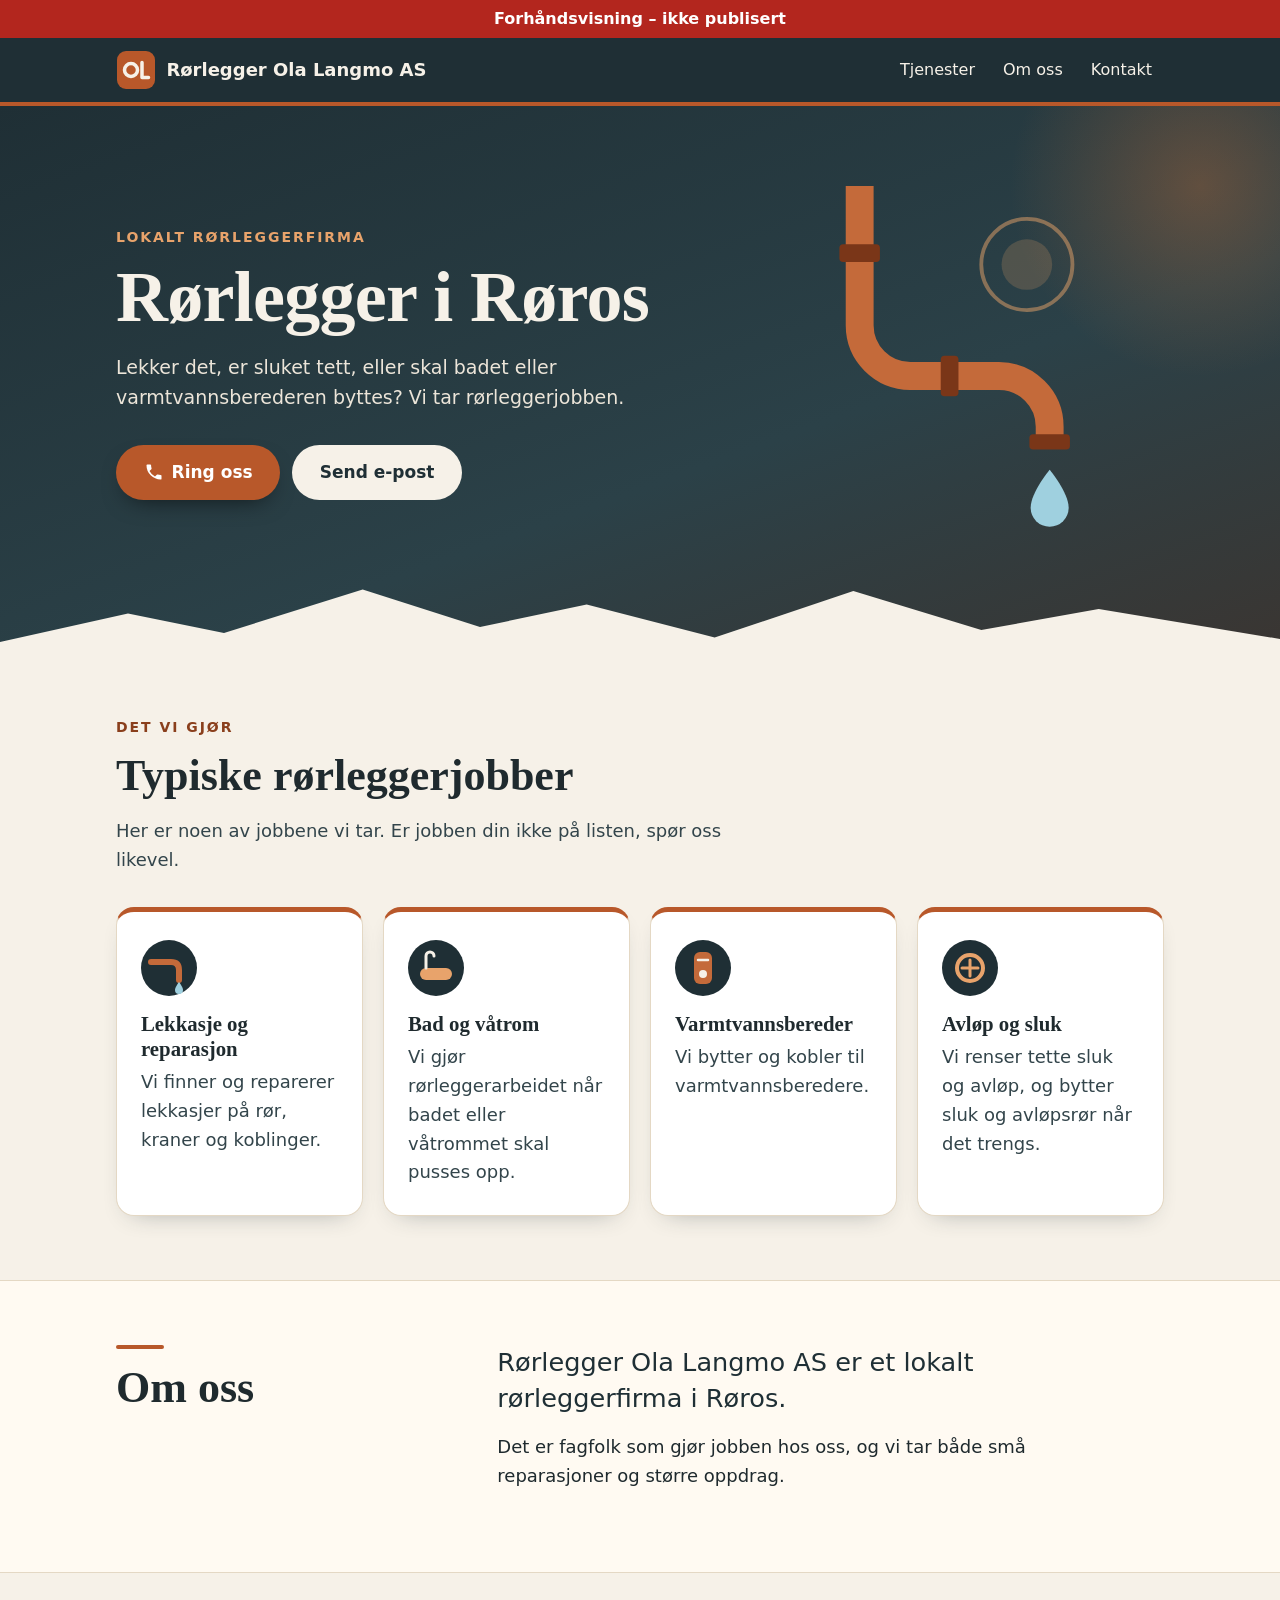
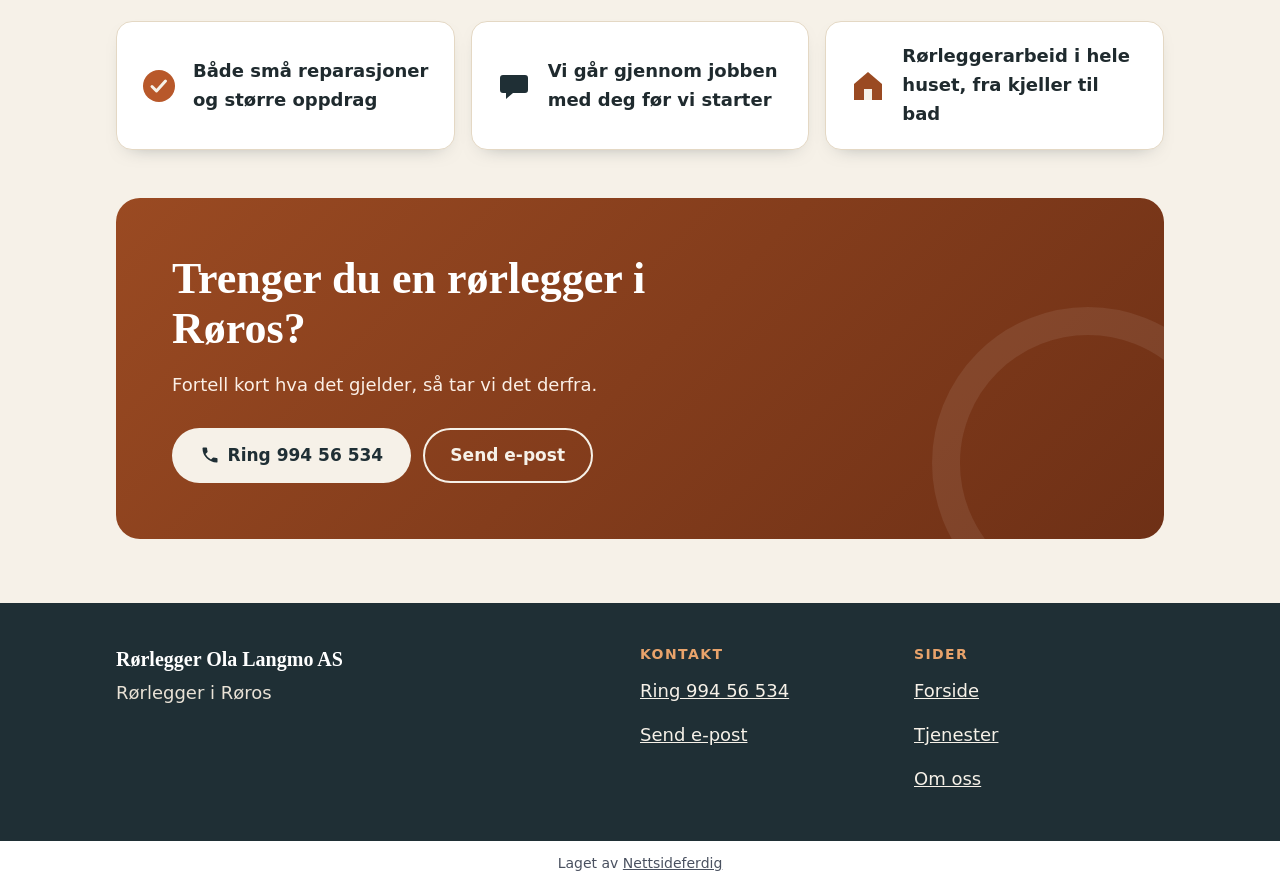
<file: index.html>
<!doctype html>
<html lang="nb">
<head>
<meta charset="utf-8">
<meta name="viewport" content="width=device-width, initial-scale=1">
<title>Rørlegger Røros | Rørlegger Ola Langmo AS</title>
<meta name="description" content="Rørlegger Ola Langmo AS er et rørleggerfirma i Røros. Trenger du rørleggerarbeid? Ring eller send oss en e-post.">
<link rel="canonical" href="https://andersmathisen7-design.github.io/side-rorlegger-ola-langmo-as-1117f9a2/">
<meta property="og:type" content="website">
<meta property="og:locale" content="nb_NO">
<meta property="og:site_name" content="Rørlegger Ola Langmo AS">
<meta property="og:title" content="Rørlegger Røros | Rørlegger Ola Langmo AS">
<meta property="og:description" content="Rørlegger Ola Langmo AS er et rørleggerfirma i Røros. Trenger du rørleggerarbeid? Ring eller send oss en e-post.">
<meta property="og:url" content="https://andersmathisen7-design.github.io/side-rorlegger-ola-langmo-as-1117f9a2/">
<meta http-equiv="Content-Security-Policy" content="default-src 'none'; style-src 'self'; img-src 'self'; manifest-src 'self'; worker-src 'self'; script-src 'self'">
<link rel="stylesheet" href="./style.css">
<meta name="theme-color" content="#9a4a22">
<link rel="manifest" href="./manifest.webmanifest">
<link rel="icon" href="./icon.svg" type="image/svg+xml">
<script src="./pwa.js" defer></script>
<meta name="robots" content="noindex,nofollow">
<script type="application/ld+json">{"@context":"https://schema.org","@type":"Plumber","name":"Rørlegger Ola Langmo AS","description":"Rørlegger Ola Langmo AS er et rørleggerfirma i Røros. Trenger du rørleggerarbeid? Ring eller send oss en e-post.","email":"post@rorleggerlangmo.no","areaServed":"Røros","url":"https://andersmathisen7-design.github.io/side-rorlegger-ola-langmo-as-1117f9a2","telephone":"994 56 534"}</script>
</head>
<body>
<div class="forhandsstripe">Forhåndsvisning – ikke publisert</div>
<header class="topp"><div class="topp-inner"><a class="logo" href="./"><svg class="merke" viewBox="0 0 40 40" aria-hidden="true"><rect x="1" y="1" width="38" height="38" rx="9" fill="#b8582a"/><circle cx="15" cy="20" r="6.5" fill="none" stroke="#f6f1e8" stroke-width="3.5"/><path d="M26 12.5v15h6.5" fill="none" stroke="#f6f1e8" stroke-width="3.5" stroke-linecap="round" stroke-linejoin="round"/></svg><span>Rørlegger Ola Langmo AS</span></a><nav aria-label="Hovedmeny"><ul><li><a href="./#tjenester">Tjenester</a></li><li><a href="./#om">Om oss</a></li><li><a href="./#kontakt">Kontakt</a></li></ul></nav></div></header>
<main>
<section class="hero" aria-labelledby="hero-tittel"><div class="hero-inner"><div class="hero-tekst"><p class="merkelapp">Lokalt rørleggerfirma</p><h1 id="hero-tittel">Rørlegger i Røros</h1><p class="ingress">Lekker det, er sluket tett, eller skal badet eller varmtvannsberederen byttes? Vi tar rørleggerjobben.</p><div class="handlinger"><a class="knapp knapp-hoved" href="tel:99456534"><svg viewBox="0 0 24 24" aria-hidden="true"><path d="M6.6 10.8a15.1 15.1 0 0 0 6.6 6.6l2.2-2.2a1 1 0 0 1 1-.25 11.4 11.4 0 0 0 3.6.57 1 1 0 0 1 1 1V20a1 1 0 0 1-1 1A17 17 0 0 1 3 4a1 1 0 0 1 1-1h3.5a1 1 0 0 1 1 1c0 1.25.2 2.45.57 3.57a1 1 0 0 1-.25 1z" fill="currentColor"/></svg>Ring oss</a><a class="knapp knapp-lys" href="mailto:post@rorleggerlangmo.no">Send e-post</a></div></div><svg class="ror" viewBox="0 0 240 280" aria-hidden="true"><circle cx="172" cy="62" r="36" fill="none" stroke="#e8a36b" stroke-width="3" opacity=".5"/><circle cx="172" cy="62" r="20" fill="#e8a36b" opacity=".2"/><path d="M40 0v110a40 40 0 0 0 40 40h70a40 40 0 0 1 40 40v14" fill="none" stroke="#c46a3a" stroke-width="22"/><rect x="24" y="46" width="32" height="14" rx="3" fill="#7a3618"/><rect x="104" y="134" width="14" height="32" rx="3" fill="#7a3618"/><rect x="174" y="196" width="32" height="12" rx="3" fill="#7a3618"/><path d="M190 224c0 0-15 18-15 30a15 15 0 0 0 30 0c0-12-15-30-15-30z" fill="#9fd0df"/></svg></div><svg class="fjell" viewBox="0 0 1200 120" preserveAspectRatio="none" aria-hidden="true"><path d="M0 120V84l120-38 90 26 130-58 110 50 100-30 120 44 130-62 120 52 110-28 170 40v40z" fill="#f6f1e8"/></svg></section><section id="tjenester" class="tjenester" aria-labelledby="tj-tittel"><div class="ramme"><div class="seksjon-hode"><p class="merkelapp">Det vi gjør</p><h2 id="tj-tittel">Typiske rørleggerjobber</h2><p>Her er noen av jobbene vi tar. Er jobben din ikke på listen, spør oss likevel.</p></div><ul class="tj-rad"><li class="tj-kort"><svg viewBox="0 0 56 56" aria-hidden="true"><circle cx="28" cy="28" r="28" fill="#1f2f35"/><path d="M10 22 H30 Q38 22 38 30 V40" fill="none" stroke="#c46a3a" stroke-width="6" stroke-linecap="round"/><path d="M38 42c0 0-4 5-4 8a4 4 0 0 0 8 0c0-3-4-8-4-8z" fill="#9fd0df"/></svg><h3>Lekkasje og reparasjon</h3><p>Vi finner og reparerer lekkasjer på rør, kraner og koblinger.</p></li><li class="tj-kort"><svg viewBox="0 0 56 56" aria-hidden="true"><circle cx="28" cy="28" r="28" fill="#1f2f35"/><rect x="12" y="28" width="32" height="12" rx="6" fill="#e8a36b"/><path d="M18 28 V16 a4 4 0 0 1 8 0" fill="none" stroke="#f6f1e8" stroke-width="3" stroke-linecap="round"/></svg><h3>Bad og våtrom</h3><p>Vi gjør rørleggerarbeidet når badet eller våtrommet skal pusses opp.</p></li><li class="tj-kort"><svg viewBox="0 0 56 56" aria-hidden="true"><circle cx="28" cy="28" r="28" fill="#1f2f35"/><rect x="19" y="12" width="18" height="32" rx="6" fill="#c46a3a"/><circle cx="28" cy="34" r="4" fill="#f6f1e8"/><line x1="23" y1="20" x2="33" y2="20" stroke="#f6f1e8" stroke-width="2.5" stroke-linecap="round"/></svg><h3>Varmtvannsbereder</h3><p>Vi bytter og kobler til varmtvannsberedere.</p></li><li class="tj-kort"><svg viewBox="0 0 56 56" aria-hidden="true"><circle cx="28" cy="28" r="28" fill="#1f2f35"/><circle cx="28" cy="28" r="13" fill="none" stroke="#e8a36b" stroke-width="4"/><g stroke="#e8a36b" stroke-width="3" stroke-linecap="round"><line x1="20" y1="28" x2="36" y2="28"/><line x1="28" y1="20" x2="28" y2="36"/></g></svg><h3>Avløp og sluk</h3><p>Vi renser tette sluk og avløp, og bytter sluk og avløpsrør når det trengs.</p></li></ul></div></section><section id="om" class="om" aria-labelledby="om-tittel"><div class="ramme om-grid"><h2 id="om-tittel">Om oss</h2><div><p class="stor">Rørlegger Ola Langmo AS er et lokalt rørleggerfirma i Røros.</p><p>Det er fagfolk som gjør jobben hos oss, og vi tar både små reparasjoner og større oppdrag.</p></div></div></section><section class="punkter" aria-label="Hvorfor velge oss"><div class="ramme"><ul class="punkt-liste"><li><svg viewBox="0 0 36 36" aria-hidden="true"><circle cx="18" cy="18" r="16" fill="#b8582a"/><path d="M11 18.5l4.5 4.5 9-10" fill="none" stroke="#f6f1e8" stroke-width="3" stroke-linecap="round" stroke-linejoin="round"/></svg><span>Både små reparasjoner og større oppdrag</span></li><li><svg viewBox="0 0 36 36" aria-hidden="true"><path d="M7 7h22a3 3 0 0 1 3 3v12a3 3 0 0 1-3 3H17l-7 6v-6H7a3 3 0 0 1-3-3V10a3 3 0 0 1 3-3z" fill="#1f2f35"/></svg><span>Vi går gjennom jobben med deg før vi starter</span></li><li><svg viewBox="0 0 36 36" aria-hidden="true"><path d="M18 4 L32 16 V32 H4 V16 Z" fill="#9a4a22"/><rect x="14" y="21" width="8" height="11" fill="#f6f1e8"/></svg><span>Rørleggerarbeid i hele huset, fra kjeller til bad</span></li></ul></div></section><section id="kontakt" class="kontakt" aria-labelledby="kontakt-tittel"><div class="ramme"><div class="kontakt-panel"><h2 id="kontakt-tittel">Trenger du en rørlegger i Røros?</h2><p>Fortell kort hva det gjelder, så tar vi det derfra.</p><div class="handlinger"><a class="knapp knapp-lys" href="tel:99456534"><svg viewBox="0 0 24 24" aria-hidden="true"><path d="M6.6 10.8a15.1 15.1 0 0 0 6.6 6.6l2.2-2.2a1 1 0 0 1 1-.25 11.4 11.4 0 0 0 3.6.57 1 1 0 0 1 1 1V20a1 1 0 0 1-1 1A17 17 0 0 1 3 4a1 1 0 0 1 1-1h3.5a1 1 0 0 1 1 1c0 1.25.2 2.45.57 3.57a1 1 0 0 1-.25 1z" fill="currentColor"/></svg>Ring 994 56 534</a><a class="knapp knapp-kant" href="mailto:post@rorleggerlangmo.no">Send e-post</a></div></div></div></section>
</main>
<footer class="bunn"><div class="ramme bunn-grid"><div><p class="bunn-navn">Rørlegger Ola Langmo AS</p><p>Rørlegger i Røros</p></div><div><p class="bunn-tittel">Kontakt</p><ul><li><a href="tel:99456534">Ring 994 56 534</a></li><li><a href="mailto:post@rorleggerlangmo.no">Send e-post</a></li></ul></div><nav aria-label="Bunnmeny"><p class="bunn-tittel">Sider</p><ul><li><a href="./">Forside</a></li><li><a href="./#tjenester">Tjenester</a></li><li><a href="./#om">Om oss</a></li></ul></nav></div></footer>
<p class="nf-byra">Laget av <a href="https://nettsideferdig.no/">Nettsideferdig</a></p>
</body>
</html>
</file>
<file: style.css>
/* Fast fra Sidefabrikken: bestillingswidgeten. */
:root { --nf-farge: #9a4a22; }
#nf-bestill [hidden] { display: none !important; }
#nf-bestill button { font: inherit; padding: 0.5rem 0.9rem; margin: 0.2rem; border: 1px solid var(--nf-farge); border-radius: 6px; background: #fff; color: var(--nf-farge); cursor: pointer; }
#nf-bestill button:disabled { opacity: 0.6; }
#nf-bestill .nf-knapp { background: var(--nf-farge); color: #fff; }
#nf-bestill .nf-tjeneste { display: block; width: 100%; text-align: left; }
#nf-bestill .nf-tjeneste small, #nf-bestill .nf-vare small { display: block; color: #555; }
#nf-bestill .nf-felt { display: block; margin: 0.5rem 0; }
#nf-bestill input, #nf-bestill select, #nf-bestill textarea { font: inherit; padding: 0.4rem; border: 1px solid #c5cad3; border-radius: 4px; display: block; width: 100%; max-width: 24rem; }
#nf-bestill input[type="checkbox"], #nf-bestill input[type="radio"] { display: inline-block; width: auto; margin: 0 0.4rem 0 0; vertical-align: middle; }
#nf-bestill .nf-rad { display: flex; flex-wrap: wrap; gap: 0.5rem; }
#nf-bestill .nf-vare { padding: 0.4rem 0; border-bottom: 1px solid #e3e6eb; }
#nf-bestill .nf-feil, #nf-bestill .nf-utsolgt { color: #b3261e; }
#nf-bestill .nf-test { background: #fff4e5; padding: 0.4rem 0.8rem; border-radius: 6px; }
#nf-bestill .nf-oppsummering { font-weight: 600; }
#nf-bestill .nf-faner { display: flex; flex-wrap: wrap; gap: 0.25rem; margin: 0.5rem 0 1rem; }
#nf-bestill .nf-fane.nf-valgt, #nf-bestill .nf-dag.nf-valgt { background: var(--nf-farge); color: #fff; }
#nf-bestill .nf-adresse { position: relative; max-width: 24rem; }
#nf-bestill .nf-forslag { position: absolute; top: 100%; left: 0; right: 0; z-index: 10; max-height: 15rem; overflow-y: auto; background: #fff; border: 1px solid #c5cad3; border-radius: 4px; box-shadow: 0 4px 12px rgba(0, 0, 0, 0.15); }
#nf-bestill .nf-forslag button { display: block; width: 100%; margin: 0; border: 0; border-radius: 0; padding: 0.5rem 0.75rem; text-align: left; color: inherit; }
#nf-bestill .nf-forslag button:hover, #nf-bestill .nf-forslag button:focus { background: #f4f7fb; }
#nf-bestill .nf-dager { display: flex; flex-wrap: wrap; gap: 0.25rem; margin: 0.5rem 0; }
#nf-bestill .nf-dag.nf-full { text-decoration: line-through; color: #777; border-color: #c5cad3; }
#nf-bestill .nf-tillegg { margin: 0.5rem 0; }
#nf-bestill .nf-sporsmal { margin: 0.8rem 0; }
#nf-bestill .nf-hjelp { display: block; font-size: 0.875rem; color: #666; margin: 0.15rem 0 0.25rem; }
#nf-bestill .nf-sum { font-weight: 700; font-size: 1.15rem; }
#nf-bestill .nf-ja-nei { display: flex; gap: 1.5rem; margin-top: 0.25rem; }
.prisliste table { border-collapse: collapse; width: 100%; max-width: 36rem; }
.prisliste th, .prisliste td { text-align: left; padding: 0.4rem 0.6rem 0.4rem 0; border-bottom: 1px solid #e3e6eb; vertical-align: top; }
.prisliste td:last-child, .prisliste th:last-child { text-align: right; white-space: nowrap; padding-right: 0; }
.prisliste small { color: #555; }
.prisliste .prisinfo { font-size: 0.875rem; color: #555; }

main > section.melding, main > section.bestill { box-sizing: border-box; max-width: 42rem; margin: 0 auto; padding: 2.5rem 1.25rem 3.5rem; }
.nf-skjema .nf-felt { display: block; margin: 0.75rem 0; }
.nf-skjema label, .nf-skjema legend { display: block; font-weight: 600; }
.nf-skjema fieldset { border: 0; padding: 0; margin: 0.75rem 0; min-width: 0; }
.nf-skjema fieldset label { font-weight: 400; }
.nf-skjema input, .nf-skjema textarea { font: inherit; padding: 0.5rem; border: 1px solid #c5cad3; border-radius: 4px; display: block; width: 100%; max-width: 32rem; }
.nf-skjema input[type="radio"] { display: inline-block; width: auto; margin: 0 0.4rem 0 0; vertical-align: middle; }
.nf-skjema input:focus, .nf-skjema textarea:focus { outline: 2px solid var(--nf-farge); outline-offset: 1px; }
.nf-skjema button { font: inherit; font-weight: 600; border: 0; cursor: pointer; padding: 0.85rem 1.5rem; border-radius: 6px; background: var(--nf-farge); color: #fff; min-height: 44px; }
.nf-skjema .nf-info { font-size: 0.875rem; color: #555; }

/* Designet */
*{box-sizing:border-box}html{-webkit-text-size-adjust:100%}body{margin:0;background:#f6f1e8;color:#1f2a2e;font-family:system-ui,"Segoe UI",Helvetica,Arial,sans-serif;font-size:1.0625rem;line-height:1.6}@media (min-width:48rem){body{font-size:1.125rem}}h1,h2,h3,.bunn-navn{font-family:Georgia,"Iowan Old Style","Times New Roman",serif}a{color:#8a3f1c}a:focus-visible{outline:3px solid #e8a36b;outline-offset:3px;border-radius:6px}.ramme{max-width:68rem;margin:0 auto;padding:0 1.25rem}.topp{background:#1f2f35;color:#f6f1e8;border-bottom:4px solid #b8582a}.topp-inner{max-width:68rem;margin:0 auto;padding:.6rem 1.25rem;display:flex;flex-wrap:wrap;align-items:center;justify-content:space-between;gap:.25rem 1.5rem}.logo{display:inline-flex;align-items:center;gap:.65rem;min-height:44px;color:#f6f1e8;text-decoration:none;font-weight:700;font-size:1.125rem}.merke{width:40px;height:40px;flex:none}.topp ul{list-style:none;margin:0;padding:0;display:flex;flex-wrap:wrap;gap:.25rem}.topp nav a{display:inline-flex;align-items:center;min-height:44px;padding:0 .75rem;border-radius:6px;color:#f6f1e8;text-decoration:none;font-size:1rem}.topp nav a:hover{background:rgba(246,241,232,.12)}@media (max-width:37.5em){.topp ul{margin-left:-.75rem}}.hero{position:relative;overflow:hidden;background:linear-gradient(160deg,#1f2f35 0%,#2b4148 60%,#3b3531 100%);color:#f6f1e8;padding:3rem 0 5.5rem}.hero::before{content:"";position:absolute;right:-7rem;top:-7rem;width:24rem;height:24rem;border-radius:50%;background:radial-gradient(circle,rgba(201,110,52,.35),rgba(201,110,52,0) 70%)}.hero-inner{position:relative;max-width:68rem;margin:0 auto;padding:0 1.25rem;display:grid;gap:2rem;align-items:center}.merkelapp{margin:0 0 .75rem;font-size:.875rem;font-weight:700;letter-spacing:.14em;text-transform:uppercase;color:#e8a36b}.hero h1{margin:0 0 1rem;font-size:clamp(2.5rem,8vw,4.5rem);line-height:1.05;letter-spacing:-.01em}.ingress{margin:0 0 2rem;max-width:34rem;font-size:1.1875rem;color:#ece5d9}.handlinger{display:flex;flex-wrap:wrap;gap:.75rem}.knapp{display:inline-flex;align-items:center;justify-content:center;gap:.5rem;min-height:48px;padding:.75rem 1.6rem;border-radius:999px;border:2px solid transparent;font-size:1.0625rem;font-weight:700;text-decoration:none;transition:transform .15s,background .15s}.knapp svg{width:20px;height:20px;flex:none}.knapp:hover{transform:translateY(-1px)}.knapp-hoved{background:#b8582a;color:#fff;box-shadow:0 10px 24px -12px rgba(0,0,0,.7)}.knapp-hoved:hover{background:#9a4a22}.knapp-lys{background:#f6f1e8;color:#1f2f35}.knapp-lys:hover{background:#fff}.knapp-kant{border-color:#f6f1e8;color:#f6f1e8}.knapp-kant:hover{background:rgba(255,255,255,.12)}.ror{display:block;width:100%;max-width:16rem;height:auto;justify-self:center}@media (max-width:37.5em){.ror{display:none}}.fjell{position:absolute;left:0;bottom:-1px;display:block;width:100%;height:70px}@media (min-width:48rem){.hero{padding:5rem 0 8rem}.hero-inner{grid-template-columns:1.5fr 1fr}.ror{max-width:19rem}.fjell{height:90px}}h2{margin:0 0 1rem;font-size:clamp(1.875rem,5vw,2.75rem);line-height:1.15}h3{margin:0 0 .4rem;font-size:1.3rem;line-height:1.2}p{margin:0 0 1em}.tjenester{padding:3rem 0 4rem}.tjenester .merkelapp{color:#8a3f1c}.seksjon-hode{max-width:40rem;margin-bottom:2rem}.seksjon-hode p{color:#33454b}.tj-rad{list-style:none;margin:0;padding:0;display:grid;gap:1.25rem}@media (min-width:36rem){.tj-rad{grid-template-columns:1fr 1fr}}@media (min-width:64rem){.tj-rad{grid-template-columns:repeat(4,1fr)}}.tj-kort{background:#fff;border:1px solid #e4d8c4;border-radius:18px;padding:1.75rem 1.5rem;box-shadow:0 10px 26px -16px rgba(31,47,53,.45);border-top:5px solid #b8582a}.tj-kort svg{display:block;width:56px;height:56px;margin-bottom:1rem}.tj-kort p{margin:0;color:#33454b}.om{padding:4rem 0;background:#fffaf2;border-top:1px solid #e4d8c4;border-bottom:1px solid #e4d8c4}.om-grid{display:grid;gap:1.25rem}.om h2{position:relative;padding-top:1.1rem}.om h2::before{content:"";position:absolute;top:0;left:0;width:3rem;height:4px;border-radius:2px;background:#b8582a}.stor{margin:0 0 1rem;max-width:36rem;font-size:clamp(1.25rem,3.5vw,1.6rem);line-height:1.4;color:#1f2f35}.om p{max-width:38rem}@media (min-width:48rem){.om-grid{grid-template-columns:1fr 2fr;gap:3rem}}.punkter{padding:3rem 0}.punkt-liste{list-style:none;margin:0;padding:0;display:grid;gap:1rem}.punkt-liste li{display:flex;align-items:center;gap:1rem;padding:1.25rem 1.5rem;border-radius:16px;background:#fff;border:1px solid #e4d8c4;box-shadow:0 8px 20px -14px rgba(31,47,53,.5);font-weight:600}.punkt-liste svg{width:2.25rem;height:2.25rem;flex:none}@media (min-width:48rem){.punkt-liste{grid-template-columns:repeat(3,1fr)}}.kontakt{padding:0 0 4rem}.kontakt-panel{position:relative;overflow:hidden;padding:2.5rem 1.5rem;border-radius:24px;background:linear-gradient(135deg,#9a4a22,#6e3016);color:#fff}.kontakt-panel::after{content:"";position:absolute;right:-5rem;bottom:-5rem;width:16rem;height:16rem;border-radius:50%;border:28px solid rgba(255,255,255,.08)}.kontakt-panel h2{position:relative;max-width:30rem}.kontakt-panel p{position:relative;max-width:34rem;margin:0 0 1.75rem;font-size:1.125rem;color:#fbefe6}.kontakt-panel .handlinger{position:relative}@media (min-width:48rem){.kontakt-panel{padding:3.5rem}}.bunn{padding:2.5rem 0;background:#1f2f35;color:#e9e2d6}.bunn p{margin:0 0 .25rem}.bunn-grid{display:grid;gap:1.5rem}.bunn-navn{font-size:1.25rem;font-weight:700;color:#fff}.bunn-tittel{font-size:.875rem;font-weight:700;letter-spacing:.1em;text-transform:uppercase;color:#e8a36b}.bunn ul{list-style:none;margin:0;padding:0}.bunn a{display:inline-flex;align-items:center;min-height:44px;color:#f6f1e8;word-break:break-word}@media (min-width:48rem){.bunn-grid{grid-template-columns:2fr 1fr 1fr}}section.melding{padding:3rem 0}.nf-skjema label{display:block;font-weight:700;margin-bottom:.35rem}.nf-skjema input,.nf-skjema textarea{width:100%;font:inherit;padding:.75rem;border:1px solid #d6c6ac;border-radius:12px;background:#fff}.nf-skjema button.knapp{border:0;cursor:pointer;font:inherit;font-weight:700;background:#b8582a;color:#fff}

/* Fast fra Sidefabrikken */
.forhandsstripe { display: block !important; position: relative !important; z-index: 2147483647 !important; background: #b3261e !important; color: #fff !important; text-align: center !important; padding: 0.5rem 1rem !important; font: 600 1rem/1.4 system-ui, sans-serif !important; visibility: visible !important; opacity: 1 !important; max-height: none !important; height: auto !important; min-height: 0 !important; overflow: visible !important; margin: 0 !important; top: auto !important; left: auto !important; right: auto !important; bottom: auto !important; width: auto !important; transform: none !important; clip-path: none !important; filter: none !important; text-indent: 0 !important; font-size: 1rem !important; }
.nf-byra { display: block !important; position: static !important; inset: auto !important; z-index: auto !important; background: #fff !important; color: #4a5160 !important; text-align: center !important; padding: 0.75rem 1rem !important; margin: 0 !important; width: auto !important; max-width: none !important; height: auto !important; min-height: 0 !important; max-height: none !important; overflow: visible !important; visibility: visible !important; opacity: 1 !important; transform: none !important; clip-path: none !important; filter: none !important; font: 400 0.875rem/1.5 system-ui, sans-serif !important; letter-spacing: normal !important; text-indent: 0 !important; text-transform: none !important; }
.nf-byra a { display: inline !important; position: static !important; color: inherit !important; text-decoration: underline !important; font: inherit !important; visibility: visible !important; opacity: 1 !important; pointer-events: auto !important; }
.nf-felle { display: none !important; position: absolute !important; left: -10000px !important; width: 1px !important; height: 1px !important; overflow: hidden !important; }
</file>
